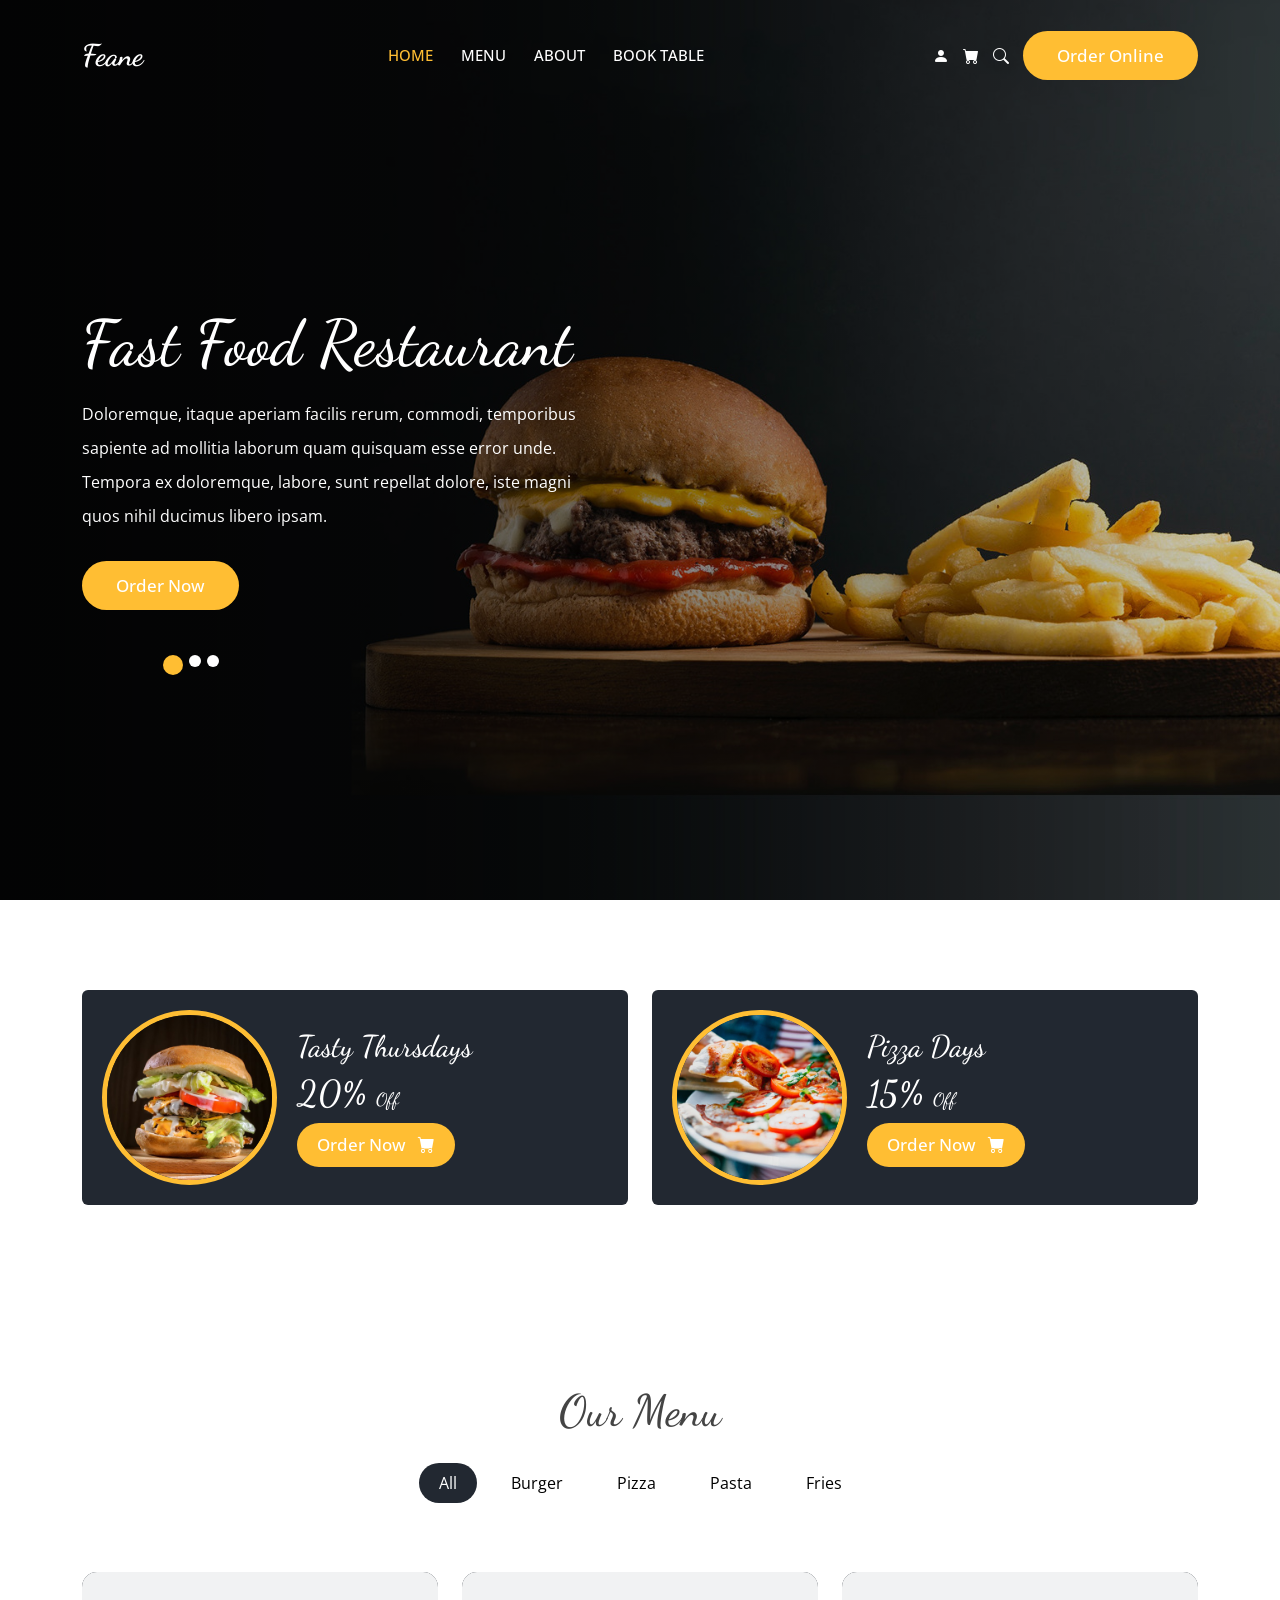
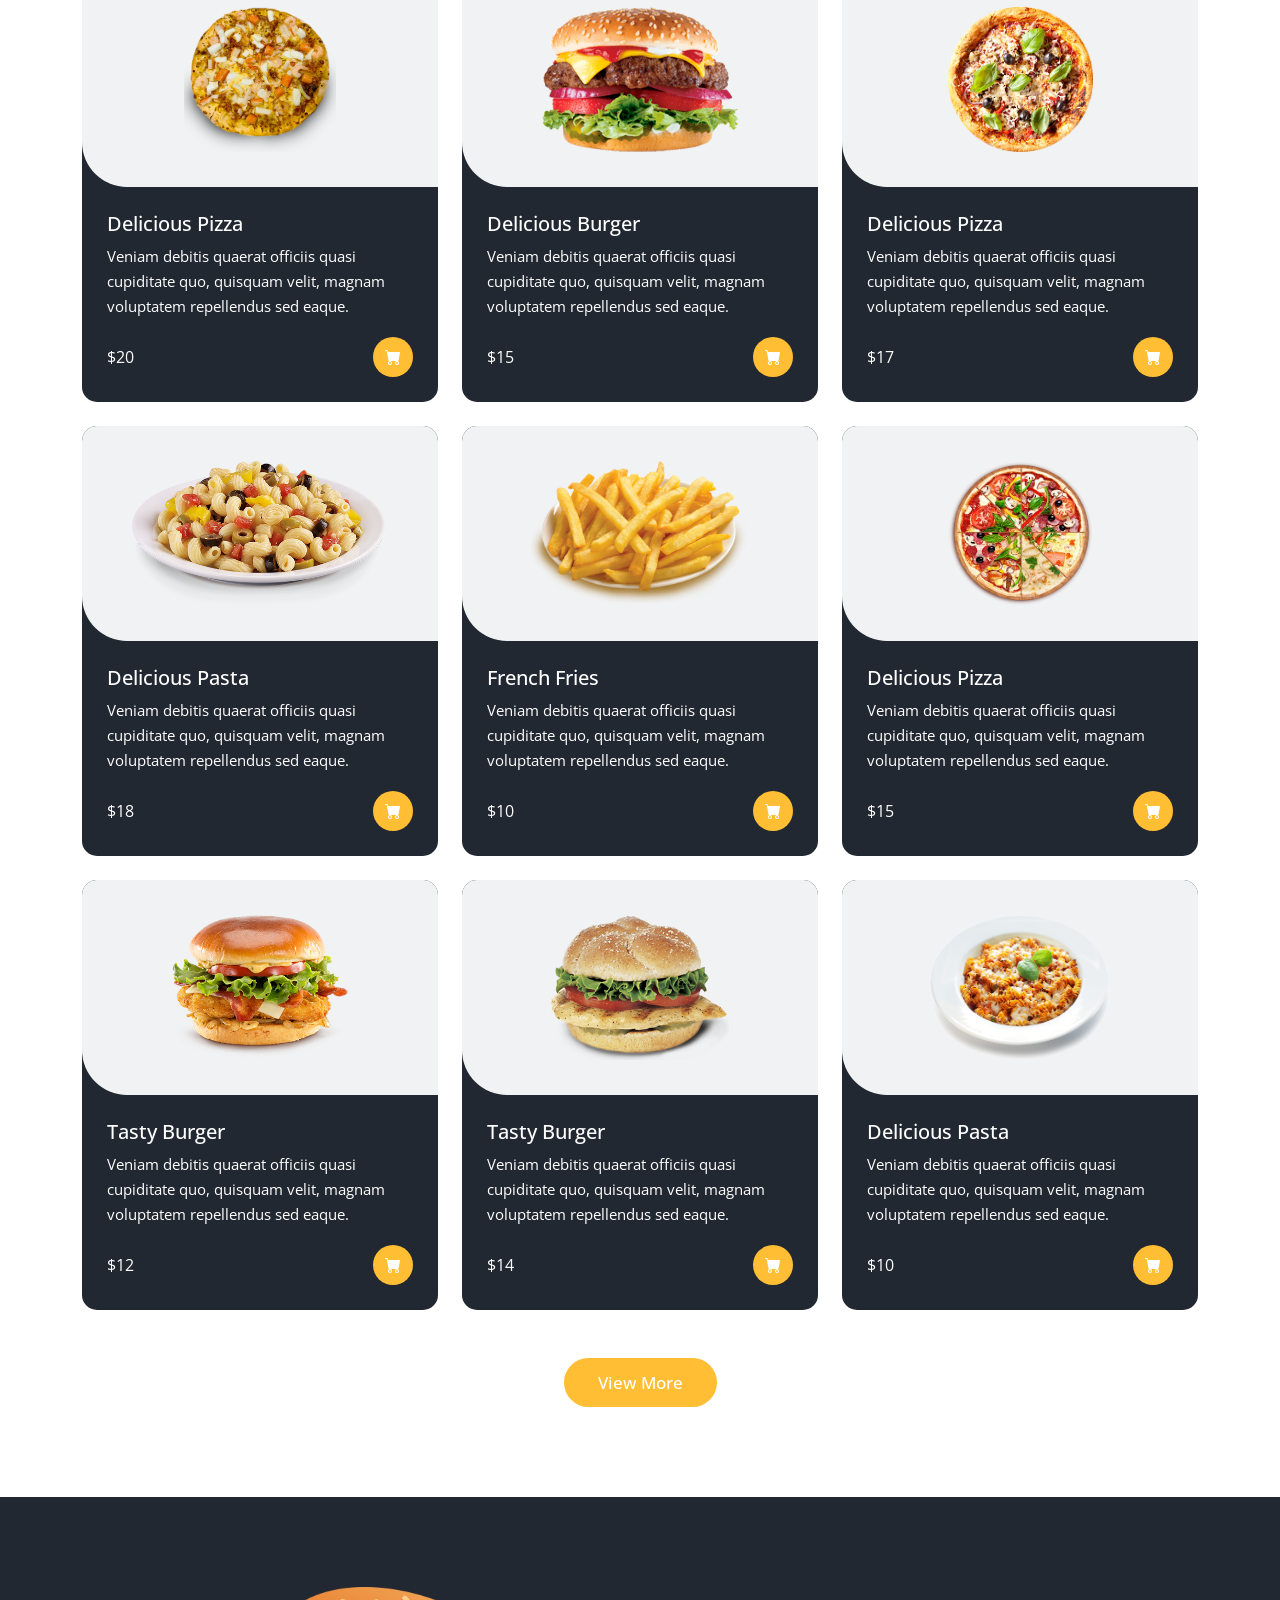
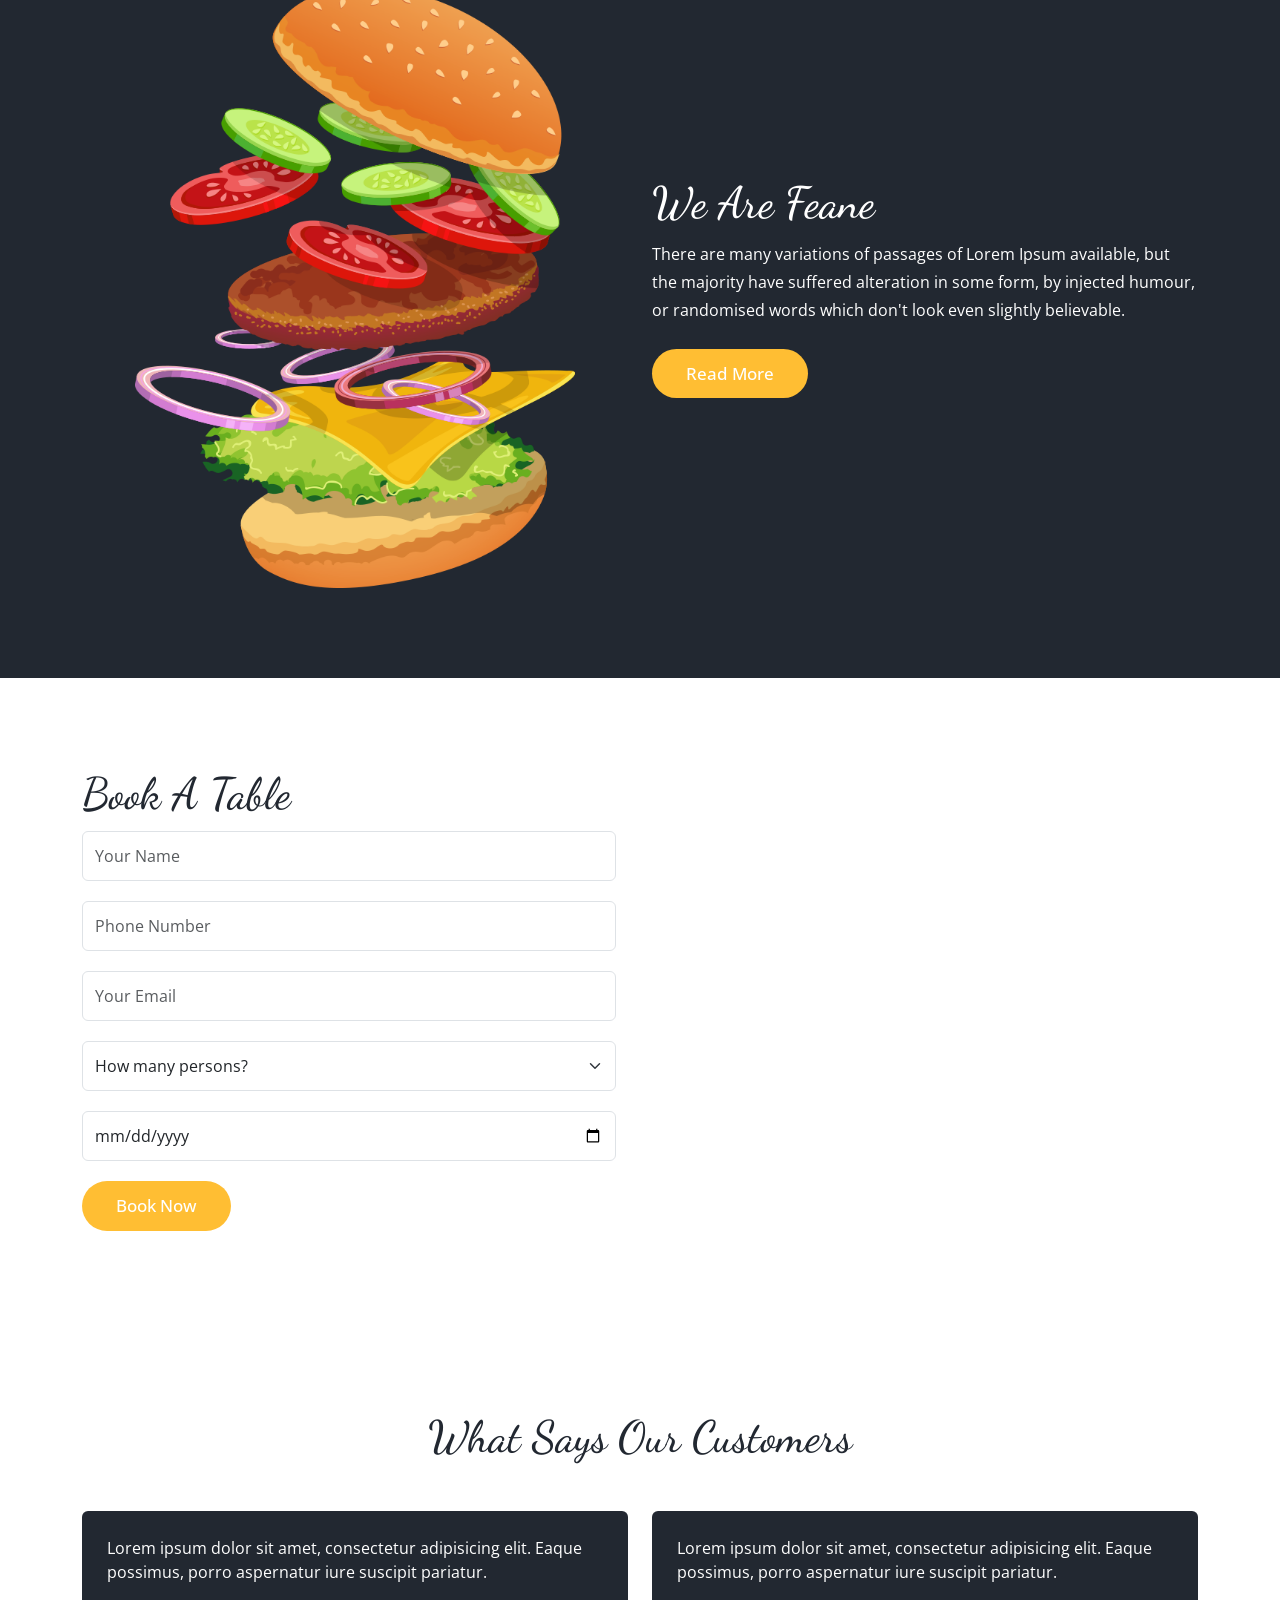
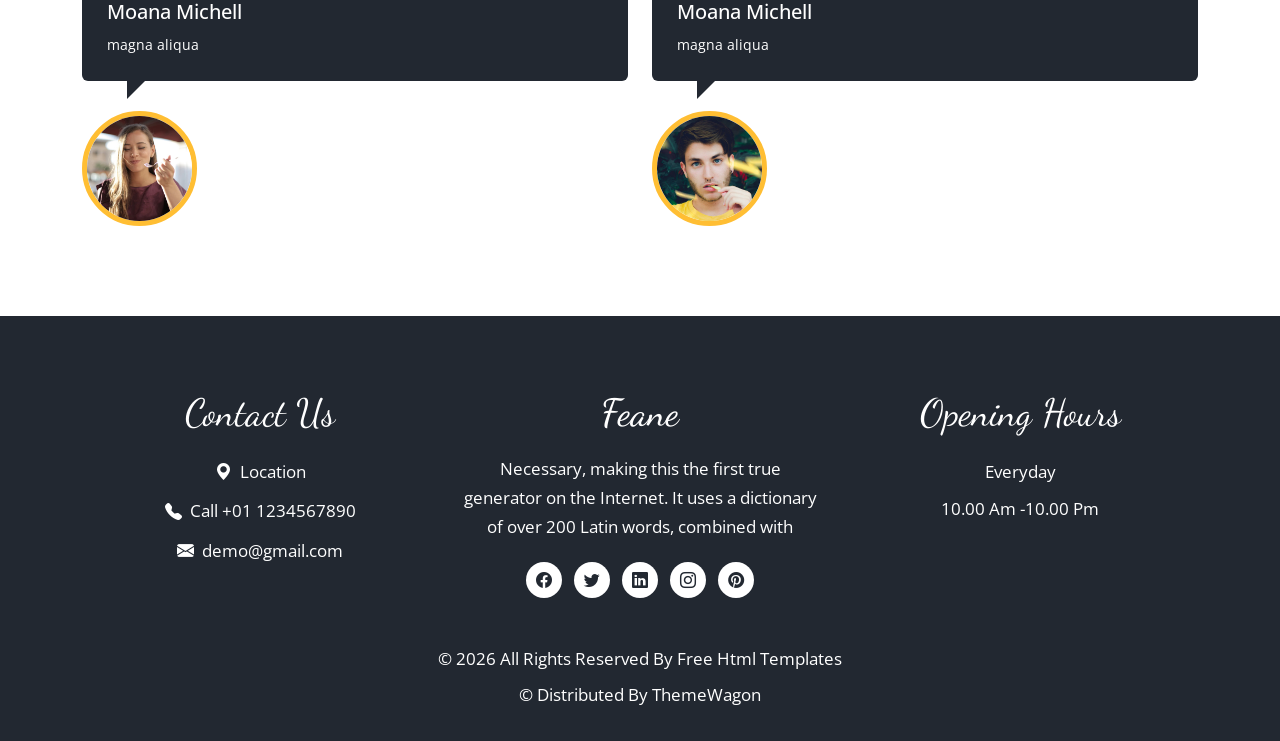
<file: pages/index.html>
<!doctype html>
<html lang="en">
  <head>
    <meta charset="UTF-8" />
    <meta name="viewport" content="width=device-width, initial-scale=1.0" />
    <title>Feane</title>
    <link rel="icon" type="image/png" href="../images/restaurant.png" />
    <link
      rel="stylesheet"
      href="https://cdn.jsdelivr.net/npm/bootstrap@5.3.3/dist/css/bootstrap.min.css"
    />
    <link
      rel="stylesheet"
      href="https://cdn.jsdelivr.net/npm/bootstrap-icons@1.11.3/font/bootstrap-icons.min.css"
    />
    <link rel="stylesheet" href="../CSS/style.css" />
  </head>
  <body>
    <header class="top-area">
      <div class="container">
        <nav class="navbar navbar-expand-lg custom-nav">
          <a class="navbar-brand logo-name" href="./index.html">Feane</a>
          <button
            class="navbar-toggler menu-btn"
            type="button"
            data-bs-toggle="collapse"
            data-bs-target="#navbarData"
          >
            <span class="navbar-toggler-icon"></span>
          </button>
          <div class="collapse navbar-collapse" id="navbarData">
            <ul class="navbar-nav mx-auto text-center">
              <li class="nav-item">
                <a class="nav-link active" href="./index.html">HOME</a>
              </li>
              <li class="nav-item">
                <a class="nav-link" href="./menu.html">MENU</a>
              </li>
              <li class="nav-item">
                <a class="nav-link" href="./about.html">ABOUT</a>
              </li>
              <li class="nav-item">
                <a class="nav-link" href="./book.html">BOOK TABLE</a>
              </li>
            </ul>
            <div class="nav-right text-center">
              <a href="#"><i class="bi bi-person-fill"></i></a>
              <a href="#"><i class="bi bi-cart-fill"></i></a>
              <a href="#"><i class="bi bi-search"></i></a>
              <a href="./menu.html" class="order-online-btn">Order Online</a>
            </div>
          </div>
        </nav>
      </div>
    </header>

    <section class="home-banner">
      <div class="container banner-content">
        <div id="mainSlider" class="carousel slide" data-bs-ride="carousel">
          <div class="carousel-inner">
            <div class="carousel-item active">
              <div class="banner-text">
                <h1>Fast Food Restaurant</h1>
                <p>
                  Doloremque, itaque aperiam facilis rerum, commodi, temporibus
                  sapiente ad mollitia laborum quam quisquam esse error unde.
                  Tempora ex doloremque, labore, sunt repellat dolore, iste
                  magni quos nihil ducimus libero ipsam.
                </p>
                <a href="./menu.html" class="yellow-btn">Order Now</a>
              </div>
            </div>
            <div class="carousel-item">
              <div class="banner-text">
                <h1>Fast Food Restaurant</h1>
                <p>
                  Doloremque, itaque aperiam facilis rerum, commodi, temporibus
                  sapiente ad mollitia laborum quam quisquam esse error unde.
                  Tempora ex doloremque, labore, sunt repellat dolore, iste
                  magni quos nihil ducimus libero ipsam.
                </p>
                <a href="./menu.html" class="yellow-btn">Order Now</a>
              </div>
            </div>
            <div class="carousel-item">
              <div class="banner-text">
                <h1>Fast Food Restaurant</h1>
                <p>
                  Doloremque, itaque aperiam facilis rerum, commodi, temporibus
                  sapiente ad mollitia laborum quam quisquam esse error unde.
                  Tempora ex doloremque, labore, sunt repellat dolore, iste
                  magni quos nihil ducimus libero ipsam.
                </p>
                <a href="./menu.html" class="yellow-btn">Order Now</a>
              </div>
            </div>
          </div>
          <div class="carousel-indicators custom-dots">
            <button
              type="button"
              data-bs-target="#mainSlider"
              data-bs-slide-to="0"
              class="active"
            ></button>
            <button
              type="button"
              data-bs-target="#mainSlider"
              data-bs-slide-to="1"
            ></button>
            <button
              type="button"
              data-bs-target="#mainSlider"
              data-bs-slide-to="2"
            ></button>
          </div>
        </div>
      </div>
    </section>

    <section class="offer-area">
      <div class="container">
        <div class="row g-4">
          <div class="col-lg-6">
            <div class="offer-box">
              <div class="offer-img">
                <img src="../images/o1.jpg" alt="offer" />
              </div>
              <div class="offer-text">
                <h4>Tasty Thursdays</h4>
                <h5>20% <span>Off</span></h5>
                <a href="./menu.html" class="yellow-btn small-btn"
                  >Order Now <i class="bi bi-cart-fill ms-2"></i
                ></a>
              </div>
            </div>
          </div>
          <div class="col-lg-6">
            <div class="offer-box">
              <div class="offer-img">
                <img src="../images/o2.jpg" alt="offer" />
              </div>
              <div class="offer-text">
                <h4>Pizza Days</h4>
                <h5>15% <span>Off</span></h5>
                <a href="./menu.html" class="yellow-btn small-btn"
                  >Order Now <i class="bi bi-cart-fill ms-2"></i
                ></a>
              </div>
            </div>
          </div>
        </div>
      </div>
    </section>

    <section class="menu-area">
      <div class="container">
        <div class="text-center">
          <h2 class="main-title">Our Menu</h2>
        </div>
        <div class="menu-buttons text-center">
          <button class="menu-filter active" data-filter="all">All</button>
          <button class="menu-filter" data-filter="burger">Burger</button>
          <button class="menu-filter" data-filter="pizza">Pizza</button>
          <button class="menu-filter" data-filter="pasta">Pasta</button>
          <button class="menu-filter" data-filter="fries">Fries</button>
        </div>
        <div class="row g-4 mt-2">
          <div class="col-md-6 col-lg-4 food-box" data-type="pizza">
            <div class="food-item">
              <div class="food-img-box">
                <img src="../images/f1.png" alt="Delicious Pizza" />
              </div>
              <div class="food-text">
                <h5>Delicious Pizza</h5>
                <p>
                  Veniam debitis quaerat officiis quasi cupiditate quo, quisquam
                  velit, magnam voluptatem repellendus sed eaque.
                </p>
                <div class="food-price-row">
                  <span>$20</span>
                  <a href="#"><i class="bi bi-cart-fill"></i></a>
                </div>
              </div>
            </div>
          </div>
          <div class="col-md-6 col-lg-4 food-box" data-type="burger">
            <div class="food-item">
              <div class="food-img-box">
                <img src="../images/f2.png" alt="Delicious Burger" />
              </div>
              <div class="food-text">
                <h5>Delicious Burger</h5>
                <p>
                  Veniam debitis quaerat officiis quasi cupiditate quo, quisquam
                  velit, magnam voluptatem repellendus sed eaque.
                </p>
                <div class="food-price-row">
                  <span>$15</span>
                  <a href="#"><i class="bi bi-cart-fill"></i></a>
                </div>
              </div>
            </div>
          </div>
          <div class="col-md-6 col-lg-4 food-box" data-type="pizza">
            <div class="food-item">
              <div class="food-img-box">
                <img src="../images/f3.png" alt="Delicious Pizza" />
              </div>
              <div class="food-text">
                <h5>Delicious Pizza</h5>
                <p>
                  Veniam debitis quaerat officiis quasi cupiditate quo, quisquam
                  velit, magnam voluptatem repellendus sed eaque.
                </p>
                <div class="food-price-row">
                  <span>$17</span>
                  <a href="#"><i class="bi bi-cart-fill"></i></a>
                </div>
              </div>
            </div>
          </div>
          <div class="col-md-6 col-lg-4 food-box" data-type="pasta">
            <div class="food-item">
              <div class="food-img-box">
                <img src="../images/f4.png" alt="Delicious Pasta" />
              </div>
              <div class="food-text">
                <h5>Delicious Pasta</h5>
                <p>
                  Veniam debitis quaerat officiis quasi cupiditate quo, quisquam
                  velit, magnam voluptatem repellendus sed eaque.
                </p>
                <div class="food-price-row">
                  <span>$18</span>
                  <a href="#"><i class="bi bi-cart-fill"></i></a>
                </div>
              </div>
            </div>
          </div>
          <div class="col-md-6 col-lg-4 food-box" data-type="fries">
            <div class="food-item">
              <div class="food-img-box">
                <img src="../images/f5.png" alt="French Fries" />
              </div>
              <div class="food-text">
                <h5>French Fries</h5>
                <p>
                  Veniam debitis quaerat officiis quasi cupiditate quo, quisquam
                  velit, magnam voluptatem repellendus sed eaque.
                </p>
                <div class="food-price-row">
                  <span>$10</span>
                  <a href="#"><i class="bi bi-cart-fill"></i></a>
                </div>
              </div>
            </div>
          </div>
          <div class="col-md-6 col-lg-4 food-box" data-type="pizza">
            <div class="food-item">
              <div class="food-img-box">
                <img src="../images/f6.png" alt="Delicious Pizza" />
              </div>
              <div class="food-text">
                <h5>Delicious Pizza</h5>
                <p>
                  Veniam debitis quaerat officiis quasi cupiditate quo, quisquam
                  velit, magnam voluptatem repellendus sed eaque.
                </p>
                <div class="food-price-row">
                  <span>$15</span>
                  <a href="#"><i class="bi bi-cart-fill"></i></a>
                </div>
              </div>
            </div>
          </div>
          <div class="col-md-6 col-lg-4 food-box" data-type="burger">
            <div class="food-item">
              <div class="food-img-box">
                <img src="../images/f7.png" alt="Tasty Burger" />
              </div>
              <div class="food-text">
                <h5>Tasty Burger</h5>
                <p>
                  Veniam debitis quaerat officiis quasi cupiditate quo, quisquam
                  velit, magnam voluptatem repellendus sed eaque.
                </p>
                <div class="food-price-row">
                  <span>$12</span>
                  <a href="#"><i class="bi bi-cart-fill"></i></a>
                </div>
              </div>
            </div>
          </div>
          <div class="col-md-6 col-lg-4 food-box" data-type="burger">
            <div class="food-item">
              <div class="food-img-box">
                <img src="../images/f8.png" alt="Tasty Burger" />
              </div>
              <div class="food-text">
                <h5>Tasty Burger</h5>
                <p>
                  Veniam debitis quaerat officiis quasi cupiditate quo, quisquam
                  velit, magnam voluptatem repellendus sed eaque.
                </p>
                <div class="food-price-row">
                  <span>$14</span>
                  <a href="#"><i class="bi bi-cart-fill"></i></a>
                </div>
              </div>
            </div>
          </div>
          <div class="col-md-6 col-lg-4 food-box" data-type="pasta">
            <div class="food-item">
              <div class="food-img-box">
                <img src="../images/f9.png" alt="Delicious Pasta" />
              </div>
              <div class="food-text">
                <h5>Delicious Pasta</h5>
                <p>
                  Veniam debitis quaerat officiis quasi cupiditate quo, quisquam
                  velit, magnam voluptatem repellendus sed eaque.
                </p>
                <div class="food-price-row">
                  <span>$10</span>
                  <a href="#"><i class="bi bi-cart-fill"></i></a>
                </div>
              </div>
            </div>
          </div>
        </div>
        <div class="text-center mt-5">
          <a href="menu.html" class="yellow-btn">View More</a>
        </div>
      </div>
    </section>

    <section class="about-area">
      <div class="container">
        <div class="row align-items-center">
          <div class="col-lg-6 text-center mb-4 mb-lg-0">
            <img
              class="about-main-img"
              src="../images/about-img.png"
              alt="about image"
            />
          </div>
          <div class="col-lg-6">
            <h2 class="main-title text-white">We Are Feane</h2>
            <p class="about-para">
              There are many variations of passages of Lorem Ipsum available,
              but the majority have suffered alteration in some form, by
              injected humour, or randomised words which don't look even
              slightly believable.
            </p>
            <a href="about.html" class="yellow-btn">Read More</a>
          </div>
        </div>
      </div>
    </section>

    <section class="booking-area">
      <div class="container">
        <div class="row align-items-center g-5">
          <div class="col-lg-6">
            <h2 class="main-title normal-color">Book A Table</h2>
            <form>
              <input
                type="text"
                class="form-control simple-input"
                placeholder="Your Name"
              />
              <input
                type="text"
                class="form-control simple-input"
                placeholder="Phone Number"
              />
              <input
                type="email"
                class="form-control simple-input"
                placeholder="Your Email"
              />
              <select class="form-select simple-input">
                <option selected>How many persons?</option>
                <option>2</option>
                <option>3</option>
                <option>4</option>
                <option>5</option>
              </select>
              <input type="date" class="form-control simple-input" />
              <button type="submit" class="yellow-btn border-0">
                Book Now
              </button>
            </form>
          </div>
          <div class="col-lg-6">
            <div class="map-frame">
              <iframe
                src="https://www.google.com/maps?q=New+York&z=12&output=embed"
                loading="lazy"
              ></iframe>
            </div>
          </div>
        </div>
      </div>
    </section>

    <section class="review-area">
      <div class="container">
        <div class="text-center">
          <h2 class="main-title normal-color">What Says Our Customers</h2>
        </div>
        <div class="row g-4 mt-4">
          <div class="col-md-6">
            <div class="review-box">
              <p>
                Lorem ipsum dolor sit amet, consectetur adipisicing elit. Eaque
                possimus, porro aspernatur iure suscipit pariatur.
              </p>
              <h5>Moana Michell</h5>
              <small>magna aliqua</small>
            </div>
            <div class="review-img">
              <img src="../images/client1.jpg" alt="client" />
            </div>
          </div>
          <div class="col-md-6">
            <div class="review-box">
              <p>
                Lorem ipsum dolor sit amet, consectetur adipisicing elit. Eaque
                possimus, porro aspernatur iure suscipit pariatur.
              </p>
              <h5>Moana Michell</h5>
              <small>magna aliqua</small>
            </div>
            <div class="review-img">
              <img src="../images/client2.jpg" alt="client" />
            </div>
          </div>
        </div>
      </div>
    </section>

    <footer class="footer-area">
      <div class="container">
        <div class="row text-center">
          <div class="col-md-4 mb-4 mb-md-0 footer-contact">
            <h4>Contact Us</h4>
            <a href="#"><i class="bi bi-geo-alt-fill me-2"></i>Location</a>
            <a href="tel:+011234567890"
              ><i class="bi bi-telephone-fill me-2"></i>Call +01 1234567890</a
            >
            <a href="mailto:demo@gmail.com"
              ><i class="bi bi-envelope-fill me-2"></i>demo@gmail.com</a
            >
          </div>

          <div class="col-md-4 mb-4 mb-md-0 text-center">
            <h3 class="footer-logo">Feane</h3>
            <p class="footer-text">
              Necessary, making this the first true generator on the Internet.
              It uses a dictionary of over 200 Latin words, combined with
            </p>
            <div class="social-icons">
              <a href="#"><i class="bi bi-facebook"></i></a>
              <a href="#"><i class="bi bi-twitter"></i></a>
              <a href="#"><i class="bi bi-linkedin"></i></a>
              <a href="#"><i class="bi bi-instagram"></i></a>
              <a href="#"><i class="bi bi-pinterest"></i></a>
            </div>
          </div>

          <div class="col-md-4 mb-4 mb-md-0 text-center">
            <h4>Opening Hours</h4>
            <p class="opening-text">Everyday</p>
            <p class="opening-text">10.00 Am -10.00 Pm</p>
          </div>
        </div>

        <div class="copyright-text text-center">
          <p class="mb-1">© 2026 All Rights Reserved By Free Html Templates</p>
          <p class="mb-0">© Distributed By ThemeWagon</p>
        </div>
      </div>
    </footer>
    <script src="https://cdn.jsdelivr.net/npm/bootstrap@5.3.3/dist/js/bootstrap.bundle.min.js"></script>
  </body>
</html>
</file>
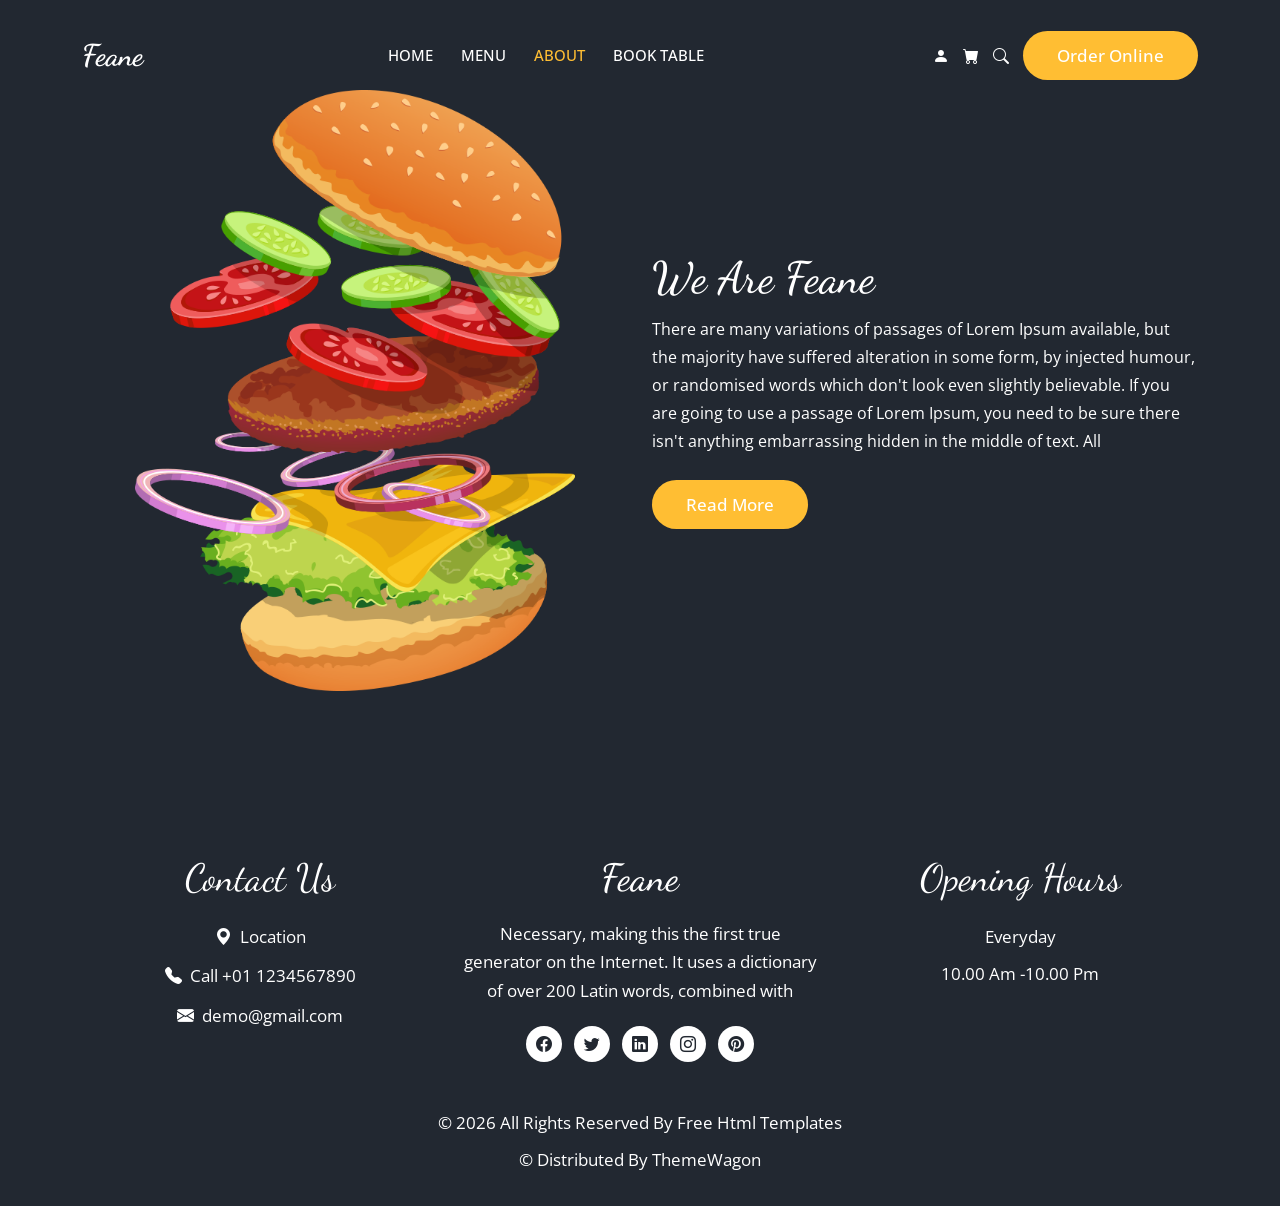
<file: pages/about.html>
<!doctype html>
<html lang="en">
  <head>
    <meta charset="UTF-8" />
    <meta name="viewport" content="width=device-width, initial-scale=1.0" />
    <title>Feane</title>
    <link rel="icon" type="image/png" href="../images/restaurant.png" />
    <link
      rel="stylesheet"
      href="https://cdn.jsdelivr.net/npm/bootstrap@5.3.3/dist/css/bootstrap.min.css"
    />
    <link
      rel="stylesheet"
      href="https://cdn.jsdelivr.net/npm/bootstrap-icons@1.11.3/font/bootstrap-icons.min.css"
    />
    <link rel="stylesheet" href="../CSS/style.css" />
  </head>
  <body>
    <header class="top-area">
      <div class="container">
        <nav class="navbar navbar-expand-lg custom-nav">
          <a class="navbar-brand logo-name" href="./index.html">Feane</a>

          <button
            class="navbar-toggler menu-btn"
            type="button"
            data-bs-toggle="collapse"
            data-bs-target="#navbarData"
            aria-controls="navbarData"
            aria-expanded="false"
            aria-label="Toggle navigation"
          >
            <span class="navbar-toggler-icon"></span>
          </button>

          <div class="collapse navbar-collapse" id="navbarData">
            <ul class="navbar-nav mx-auto text-center">
              <li class="nav-item">
                <a class="nav-link" href="./index.html">HOME</a>
              </li>
              <li class="nav-item">
                <a class="nav-link" href="./menu.html">MENU</a>
              </li>
              <li class="nav-item">
                <a class="nav-link active" href="./about.html">ABOUT</a>
              </li>
              <li class="nav-item">
                <a class="nav-link" href="./book.html">BOOK TABLE</a>
              </li>
            </ul>

            <div class="nav-right text-center">
              <a href="#"><i class="bi bi-person-fill"></i></a>
              <a href="#"><i class="bi bi-cart-fill"></i></a>
              <a href="#"><i class="bi bi-search"></i></a>
              <a href="./menu.html" class="order-online-btn">Order Online</a>
            </div>
          </div>
        </nav>
      </div>
    </header>

    <section class="about-area">
      <div class="container">
        <div class="row align-items-center">
          <div class="col-lg-6 text-center mb-4 mb-lg-0">
            <img
              class="about-main-img"
              src="../images/about-img.png"
              alt="Our Restaurant"
            />
          </div>

          <div class="col-lg-6">
            <h2 class="main-title text-white">We Are Feane</h2>
            <p class="about-para">
              There are many variations of passages of Lorem Ipsum available,
              but the majority have suffered alteration in some form, by
              injected humour, or randomised words which don't look even
              slightly believable. If you are going to use a passage of Lorem
              Ipsum, you need to be sure there isn't anything embarrassing
              hidden in the middle of text. All
            </p>
            <a href="./menu.html" class="yellow-btn">Read More</a>
          </div>
        </div>
      </div>
    </section>

    <footer class="footer-area">
      <div class="container">
        <div class="row text-center">
          <div class="col-md-4 mb-4 mb-md-0 footer-contact">
            <h4>Contact Us</h4>
            <a href="#"><i class="bi bi-geo-alt-fill me-2"></i>Location</a>
            <a href="tel:+011234567890">
              <i class="bi bi-telephone-fill me-2"></i>Call +01 1234567890
            </a>
            <a href="mailto:demo@gmail.com">
              <i class="bi bi-envelope-fill me-2"></i>demo@gmail.com
            </a>
          </div>

          <div class="col-md-4 mb-4 mb-md-0 text-center">
            <h3 class="footer-logo">Feane</h3>
            <p class="footer-text">
              Necessary, making this the first true generator on the Internet.
              It uses a dictionary of over 200 Latin words, combined with
            </p>
            <div class="social-icons">
              <a href="#"><i class="bi bi-facebook"></i></a>
              <a href="#"><i class="bi bi-twitter"></i></a>
              <a href="#"><i class="bi bi-linkedin"></i></a>
              <a href="#"><i class="bi bi-instagram"></i></a>
              <a href="#"><i class="bi bi-pinterest"></i></a>
            </div>
          </div>

          <div class="col-md-4 mb-4 mb-md-0 text-center">
            <h4>Opening Hours</h4>
            <p class="opening-text">Everyday</p>
            <p class="opening-text">10.00 Am -10.00 Pm</p>
          </div>
        </div>

        <div class="copyright-text text-center">
          <p class="mb-1">© 2026 All Rights Reserved By Free Html Templates</p>
          <p class="mb-0">© Distributed By ThemeWagon</p>
        </div>
      </div>
    </footer>

    <script src="https://cdn.jsdelivr.net/npm/bootstrap@5.3.3/dist/js/bootstrap.bundle.min.js"></script>
  </body>
</html>
</file>
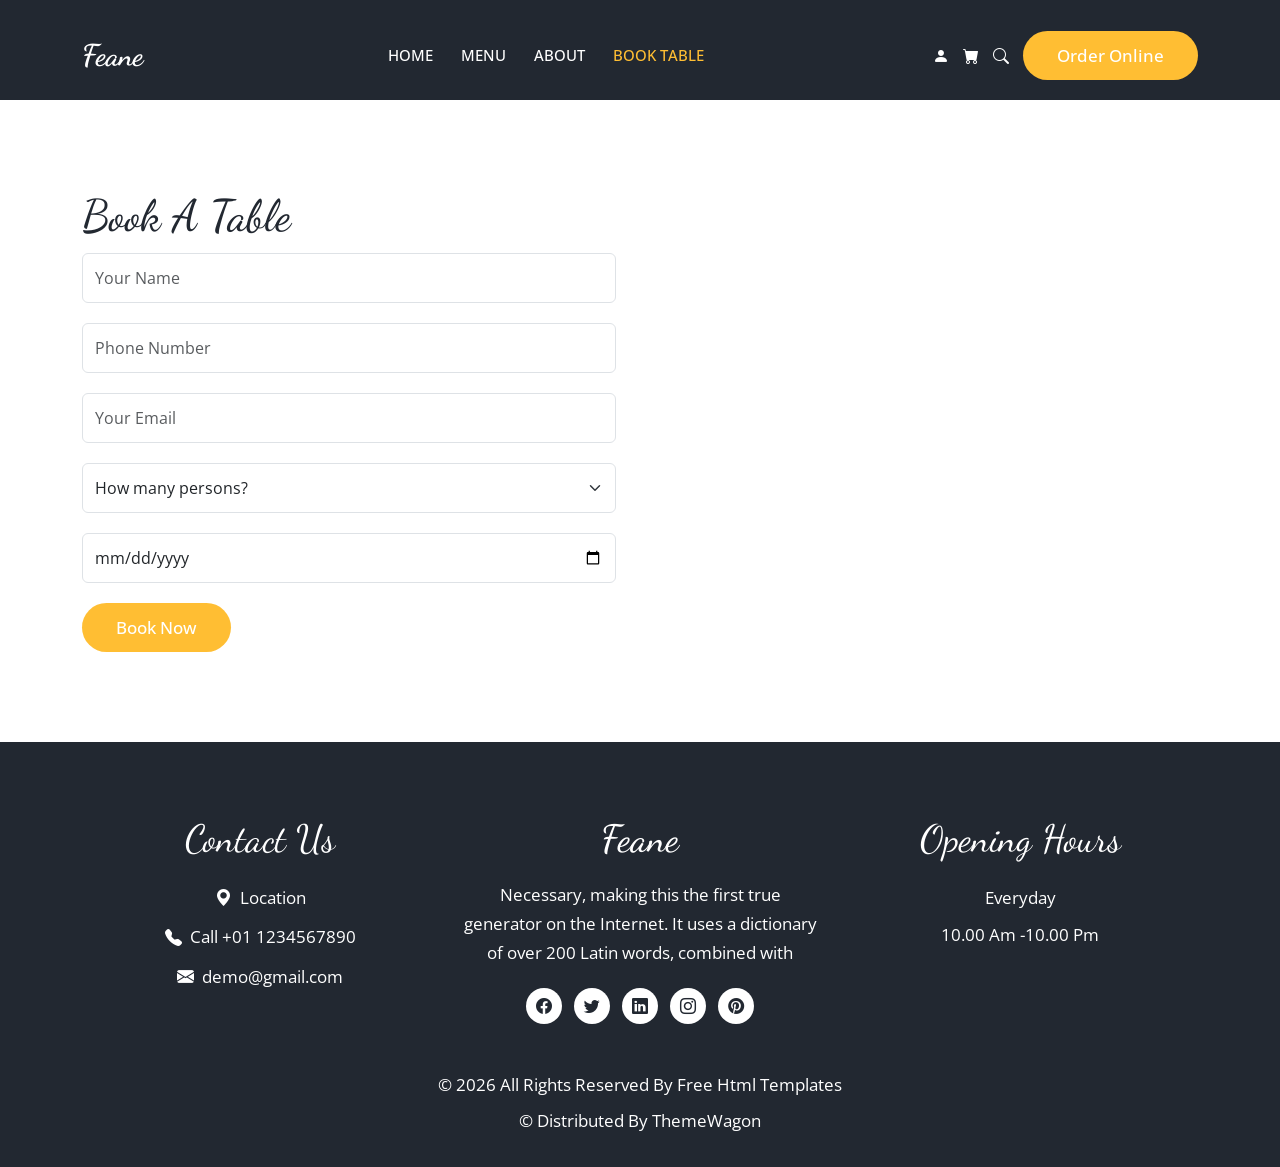
<file: pages/book.html>
<!doctype html>
<html lang="en">
  <head>
    <meta charset="UTF-8" />
    <meta name="viewport" content="width=device-width, initial-scale=1.0" />
    <title>Feane</title>
    <link rel="icon" type="image/png" href="../images/restaurant.png" />
    <link
      rel="stylesheet"
      href="https://cdn.jsdelivr.net/npm/bootstrap@5.3.3/dist/css/bootstrap.min.css"
    />
    <link
      rel="stylesheet"
      href="https://cdn.jsdelivr.net/npm/bootstrap-icons@1.11.3/font/bootstrap-icons.min.css"
    />
    <link rel="stylesheet" href="../CSS/style.css" />
  </head>
  <body>
    <header class="top-area">
      <div class="container">
        <nav class="navbar navbar-expand-lg custom-nav">
          <a class="navbar-brand logo-name" href="../pages/index.html">Feane</a>
          <button
            class="navbar-toggler menu-btn"
            type="button"
            data-bs-toggle="collapse"
            data-bs-target="#navbarData"
          >
            <span class="navbar-toggler-icon"></span>
          </button>
          <div class="collapse navbar-collapse" id="navbarData">
            <ul class="navbar-nav mx-auto text-center">
              <li class="nav-item">
                <a class="nav-link" href="../pages/index.html">HOME</a>
              </li>
              <li class="nav-item">
                <a class="nav-link" href="../pages/menu.html">MENU</a>
              </li>
              <li class="nav-item">
                <a class="nav-link" href="../pages/about.html">ABOUT</a>
              </li>
              <li class="nav-item">
                <a class="nav-link active" href="../pages/book.html"
                  >BOOK TABLE</a
                >
              </li>
            </ul>
            <div class="nav-right text-center">
              <a href="#"><i class="bi bi-person-fill"></i></a>
              <a href="#"><i class="bi bi-cart-fill"></i></a>
              <a href="#"><i class="bi bi-search"></i></a>
              <a href="../pages/menu.html" class="order-online-btn"
                >Order Online</a
              >
            </div>
          </div>
        </nav>
      </div>
    </header>
    <section class="inner-banner"></section>
    <section class="booking-area only-book-page">
      <div class="container">
        <div class="row align-items-center g-5">
          <div class="col-lg-6">
            <h2 class="main-title normal-color">Book A Table</h2>
            <form>
              <input
                type="text"
                class="form-control simple-input"
                placeholder="Your Name"
              />
              <input
                type="text"
                class="form-control simple-input"
                placeholder="Phone Number"
              />
              <input
                type="email"
                class="form-control simple-input"
                placeholder="Your Email"
              />
              <select class="form-select simple-input">
                <option selected>How many persons?</option>
                <option>2</option>
                <option>3</option>
                <option>4</option>
                <option>5</option>
              </select>
              <input type="date" class="form-control simple-input" />
              <button type="submit" class="yellow-btn border-0">
                Book Now
              </button>
            </form>
          </div>
          <div class="col-lg-6">
            <div class="map-frame">
              <iframe
                src="https://www.google.com/maps?q=New+York&z=12&output=embed"
                loading="lazy"
              ></iframe>
            </div>
          </div>
        </div>
      </div>
    </section>
    <footer class="footer-area">
      <div class="container">
        <div class="row text-center">
          <div class="col-md-4 mb-4 mb-md-0 footer-contact">
            <h4>Contact Us</h4>
            <a href="#"><i class="bi bi-geo-alt-fill me-2"></i>Location</a>
            <a href="tel:+011234567890"
              ><i class="bi bi-telephone-fill me-2"></i>Call +01 1234567890</a
            >
            <a href="mailto:demo@gmail.com"
              ><i class="bi bi-envelope-fill me-2"></i>demo@gmail.com</a
            >
          </div>

          <div class="col-md-4 mb-4 mb-md-0 text-center">
            <h3 class="footer-logo">Feane</h3>
            <p class="footer-text">
              Necessary, making this the first true generator on the Internet.
              It uses a dictionary of over 200 Latin words, combined with
            </p>
            <div class="social-icons">
              <a href="#"><i class="bi bi-facebook"></i></a>
              <a href="#"><i class="bi bi-twitter"></i></a>
              <a href="#"><i class="bi bi-linkedin"></i></a>
              <a href="#"><i class="bi bi-instagram"></i></a>
              <a href="#"><i class="bi bi-pinterest"></i></a>
            </div>
          </div>

          <div class="col-md-4 mb-4 mb-md-0 text-center">
            <h4>Opening Hours</h4>
            <p class="opening-text">Everyday</p>
            <p class="opening-text">10.00 Am -10.00 Pm</p>
          </div>
        </div>

        <div class="copyright-text text-center">
          <p class="mb-1">© 2026 All Rights Reserved By Free Html Templates</p>
          <p class="mb-0">© Distributed By ThemeWagon</p>
        </div>
      </div>
    </footer>
    <script src="https://cdn.jsdelivr.net/npm/bootstrap@5.3.3/dist/js/bootstrap.bundle.min.js"></script>
  </body>
</html>
</file>
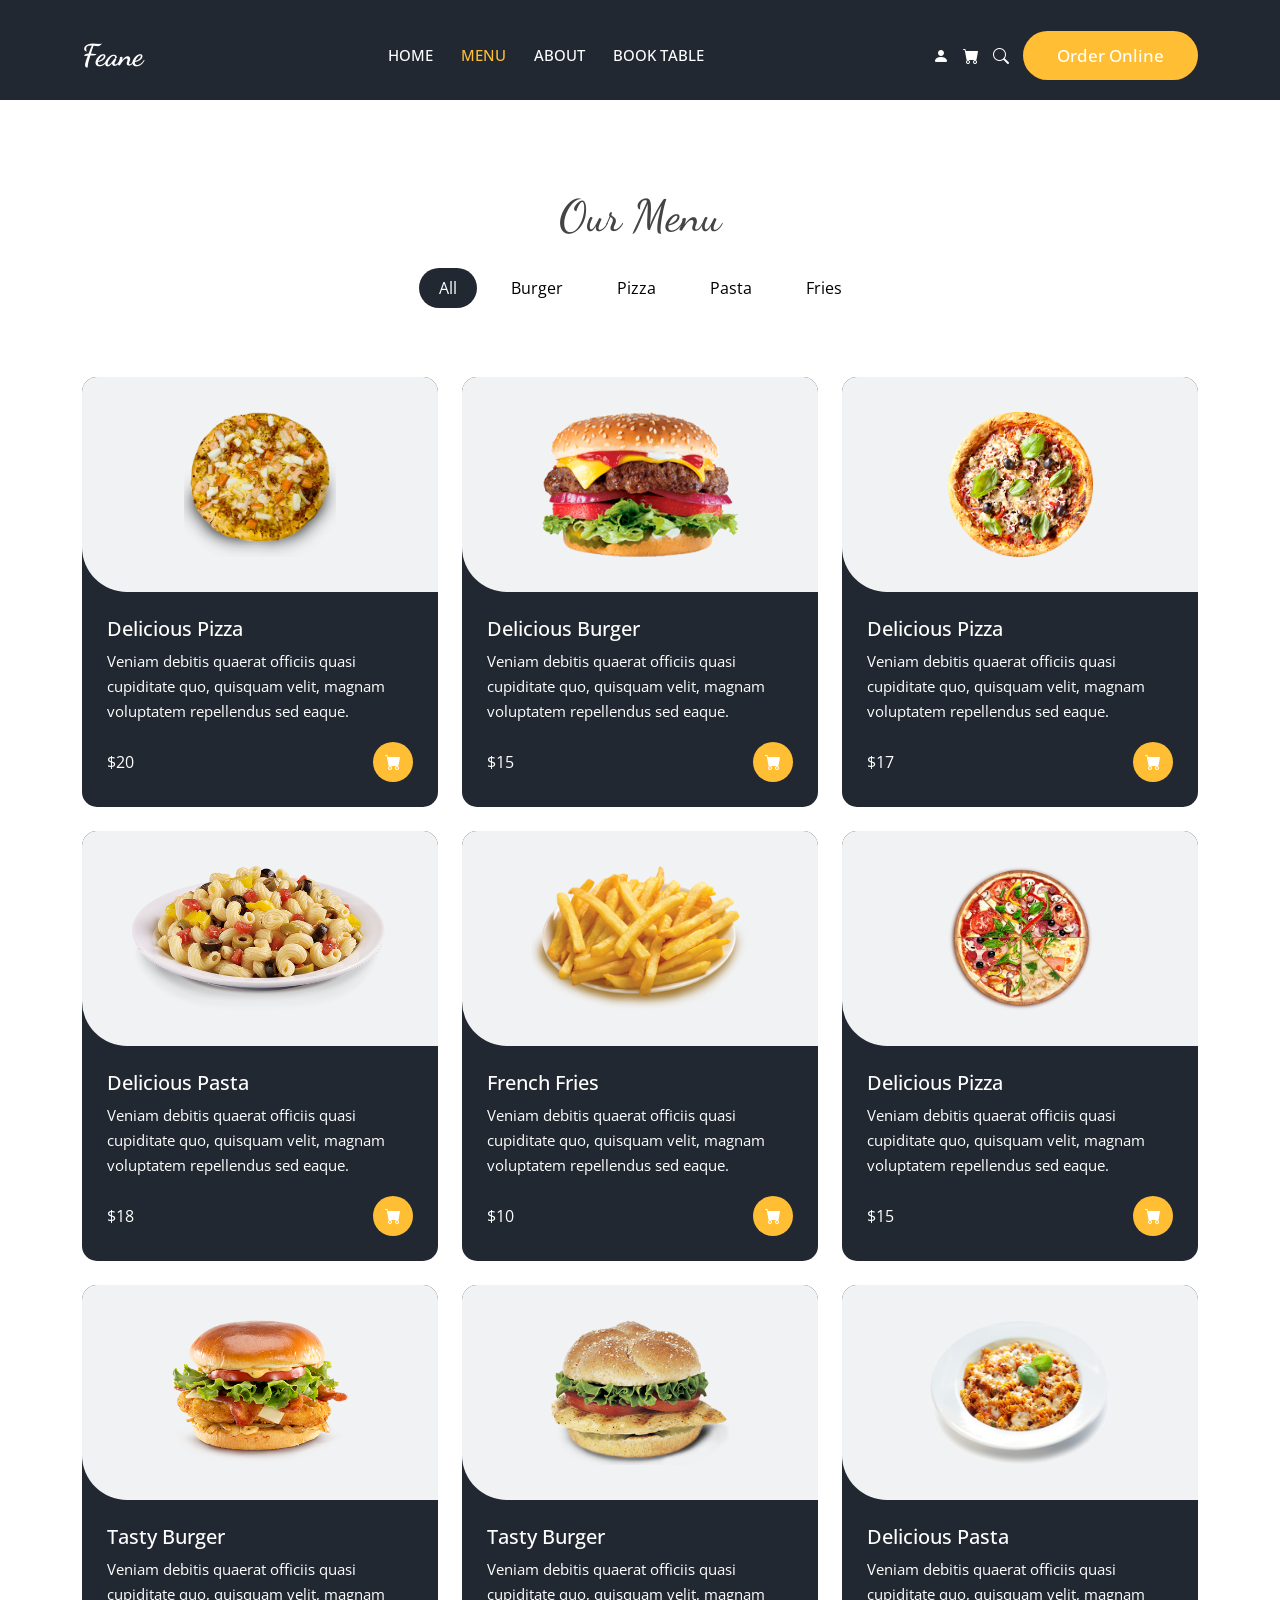
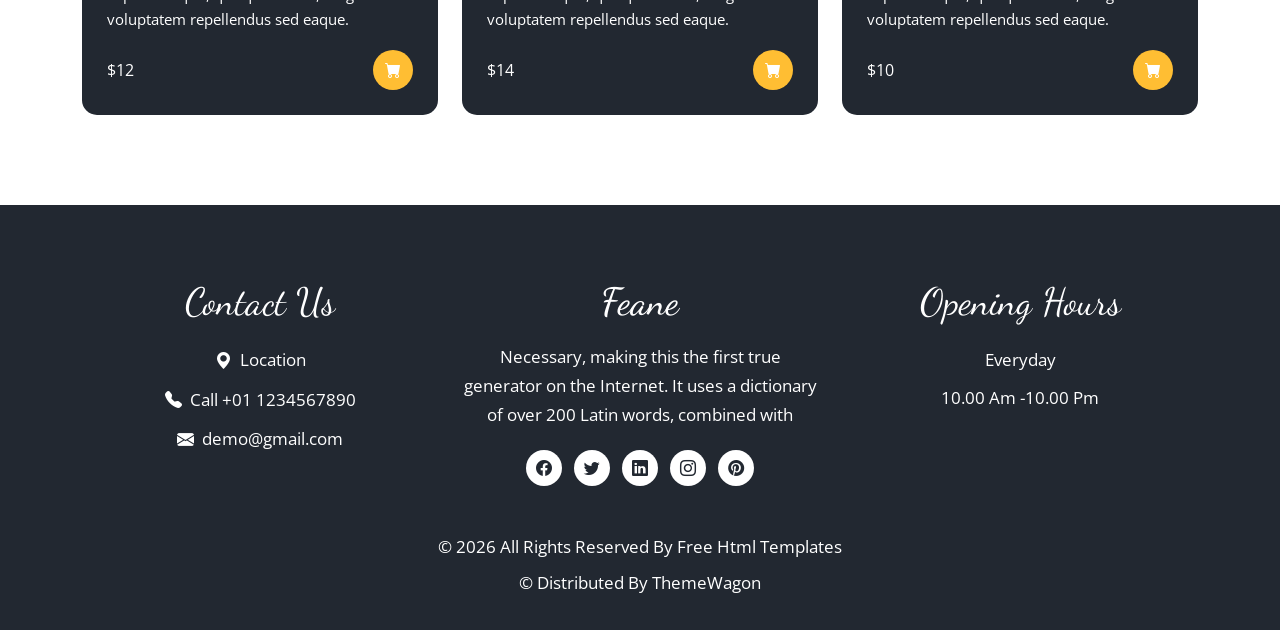
<file: pages/menu.html>
<!doctype html>
<html lang="en">
  <head>
    <meta charset="UTF-8" />
    <meta name="viewport" content="width=device-width, initial-scale=1.0" />
    <title>Feane</title>
    <link rel="icon" type="image/png" href="../images/restaurant.png" />
    <link
      rel="stylesheet"
      href="https://cdn.jsdelivr.net/npm/bootstrap@5.3.3/dist/css/bootstrap.min.css"
    />
    <link
      rel="stylesheet"
      href="https://cdn.jsdelivr.net/npm/bootstrap-icons@1.11.3/font/bootstrap-icons.min.css"
    />
    <link rel="stylesheet" href="../CSS/style.css" />
  </head>
  <body>
    <header class="top-area">
      <div class="container">
        <nav class="navbar navbar-expand-lg custom-nav">
          <a class="navbar-brand logo-name" href="./index.html">Feane</a>
          <button
            class="navbar-toggler menu-btn"
            type="button"
            data-bs-toggle="collapse"
            data-bs-target="#navbarData"
          >
            <span class="navbar-toggler-icon"></span>
          </button>
          <div class="collapse navbar-collapse" id="navbarData">
            <ul class="navbar-nav mx-auto text-center">
              <li class="nav-item">
                <a class="nav-link" href="./index.html">HOME</a>
              </li>
              <li class="nav-item">
                <a class="nav-link active" href="./menu.html">MENU</a>
              </li>
              <li class="nav-item">
                <a class="nav-link" href="./about.html">ABOUT</a>
              </li>
              <li class="nav-item">
                <a class="nav-link" href="./book.html">BOOK TABLE</a>
              </li>
            </ul>
            <div class="nav-right text-center">
              <a href="#"><i class="bi bi-person-fill"></i></a>
              <a href="#"><i class="bi bi-cart-fill"></i></a>
              <a href="#"><i class="bi bi-search"></i></a>
              <a href="./menu.html" class="order-online-btn">Order Online</a>
            </div>
          </div>
        </nav>
      </div>
    </header>
    <section class="inner-banner"></section>
    <section class="menu-area only-menu-page">
      <div class="container">
        <div class="text-center"><h2 class="main-title">Our Menu</h2></div>
        <div class="menu-buttons text-center">
          <button class="menu-filter active" data-filter="all">All</button>
          <button class="menu-filter" data-filter="burger">Burger</button>
          <button class="menu-filter" data-filter="pizza">Pizza</button>
          <button class="menu-filter" data-filter="pasta">Pasta</button>
          <button class="menu-filter" data-filter="fries">Fries</button>
        </div>
        <div class="row g-4 mt-2">
          <div class="col-md-6 col-lg-4 food-box" data-type="pizza">
            <div class="food-item">
              <div class="food-img-box">
                <img src="../images/f1.png" alt="Delicious Pizza" />
              </div>
              <div class="food-text">
                <h5>Delicious Pizza</h5>
                <p>
                  Veniam debitis quaerat officiis quasi cupiditate quo, quisquam
                  velit, magnam voluptatem repellendus sed eaque.
                </p>
                <div class="food-price-row">
                  <span>$20</span>
                  <a href="#"><i class="bi bi-cart-fill"></i></a>
                </div>
              </div>
            </div>
          </div>
          <div class="col-md-6 col-lg-4 food-box" data-type="burger">
            <div class="food-item">
              <div class="food-img-box">
                <img src="../images/f2.png" alt="Delicious Burger" />
              </div>
              <div class="food-text">
                <h5>Delicious Burger</h5>
                <p>
                  Veniam debitis quaerat officiis quasi cupiditate quo, quisquam
                  velit, magnam voluptatem repellendus sed eaque.
                </p>
                <div class="food-price-row">
                  <span>$15</span>
                  <a href="#"><i class="bi bi-cart-fill"></i></a>
                </div>
              </div>
            </div>
          </div>
          <div class="col-md-6 col-lg-4 food-box" data-type="pizza">
            <div class="food-item">
              <div class="food-img-box">
                <img src="../images/f3.png" alt="Delicious Pizza" />
              </div>
              <div class="food-text">
                <h5>Delicious Pizza</h5>
                <p>
                  Veniam debitis quaerat officiis quasi cupiditate quo, quisquam
                  velit, magnam voluptatem repellendus sed eaque.
                </p>
                <div class="food-price-row">
                  <span>$17</span>
                  <a href="#"><i class="bi bi-cart-fill"></i></a>
                </div>
              </div>
            </div>
          </div>
          <div class="col-md-6 col-lg-4 food-box" data-type="pasta">
            <div class="food-item">
              <div class="food-img-box">
                <img src="../images/f4.png" alt="Delicious Pasta" />
              </div>
              <div class="food-text">
                <h5>Delicious Pasta</h5>
                <p>
                  Veniam debitis quaerat officiis quasi cupiditate quo, quisquam
                  velit, magnam voluptatem repellendus sed eaque.
                </p>
                <div class="food-price-row">
                  <span>$18</span>
                  <a href="#"><i class="bi bi-cart-fill"></i></a>
                </div>
              </div>
            </div>
          </div>
          <div class="col-md-6 col-lg-4 food-box" data-type="fries">
            <div class="food-item">
              <div class="food-img-box">
                <img src="../images/f5.png" alt="French Fries" />
              </div>
              <div class="food-text">
                <h5>French Fries</h5>
                <p>
                  Veniam debitis quaerat officiis quasi cupiditate quo, quisquam
                  velit, magnam voluptatem repellendus sed eaque.
                </p>
                <div class="food-price-row">
                  <span>$10</span>
                  <a href="#"><i class="bi bi-cart-fill"></i></a>
                </div>
              </div>
            </div>
          </div>
          <div class="col-md-6 col-lg-4 food-box" data-type="pizza">
            <div class="food-item">
              <div class="food-img-box">
                <img src="../images/f6.png" alt="Delicious Pizza" />
              </div>
              <div class="food-text">
                <h5>Delicious Pizza</h5>
                <p>
                  Veniam debitis quaerat officiis quasi cupiditate quo, quisquam
                  velit, magnam voluptatem repellendus sed eaque.
                </p>
                <div class="food-price-row">
                  <span>$15</span>
                  <a href="#"><i class="bi bi-cart-fill"></i></a>
                </div>
              </div>
            </div>
          </div>
          <div class="col-md-6 col-lg-4 food-box" data-type="burger">
            <div class="food-item">
              <div class="food-img-box">
                <img src="../images/f7.png" alt="Tasty Burger" />
              </div>
              <div class="food-text">
                <h5>Tasty Burger</h5>
                <p>
                  Veniam debitis quaerat officiis quasi cupiditate quo, quisquam
                  velit, magnam voluptatem repellendus sed eaque.
                </p>
                <div class="food-price-row">
                  <span>$12</span>
                  <a href="#"><i class="bi bi-cart-fill"></i></a>
                </div>
              </div>
            </div>
          </div>
          <div class="col-md-6 col-lg-4 food-box" data-type="burger">
            <div class="food-item">
              <div class="food-img-box">
                <img src="../images/f8.png" alt="Tasty Burger" />
              </div>
              <div class="food-text">
                <h5>Tasty Burger</h5>
                <p>
                  Veniam debitis quaerat officiis quasi cupiditate quo, quisquam
                  velit, magnam voluptatem repellendus sed eaque.
                </p>
                <div class="food-price-row">
                  <span>$14</span>
                  <a href="#"><i class="bi bi-cart-fill"></i></a>
                </div>
              </div>
            </div>
          </div>
          <div class="col-md-6 col-lg-4 food-box" data-type="pasta">
            <div class="food-item">
              <div class="food-img-box">
                <img src="../images/f9.png" alt="Delicious Pasta" />
              </div>
              <div class="food-text">
                <h5>Delicious Pasta</h5>
                <p>
                  Veniam debitis quaerat officiis quasi cupiditate quo, quisquam
                  velit, magnam voluptatem repellendus sed eaque.
                </p>
                <div class="food-price-row">
                  <span>$10</span>
                  <a href="#"><i class="bi bi-cart-fill"></i></a>
                </div>
              </div>
            </div>
          </div>
        </div>
      </div>
    </section>
    <footer class="footer-area">
      <div class="container">
        <div class="row text-center">
          <div class="col-md-4 mb-4 mb-md-0 footer-contact">
            <h4>Contact Us</h4>
            <a href="#"><i class="bi bi-geo-alt-fill me-2"></i>Location</a>
            <a href="tel:+011234567890"
              ><i class="bi bi-telephone-fill me-2"></i>Call +01 1234567890</a
            >
            <a href="mailto:demo@gmail.com"
              ><i class="bi bi-envelope-fill me-2"></i>demo@gmail.com</a
            >
          </div>

          <div class="col-md-4 mb-4 mb-md-0 text-center">
            <h3 class="footer-logo">Feane</h3>
            <p class="footer-text">
              Necessary, making this the first true generator on the Internet.
              It uses a dictionary of over 200 Latin words, combined with
            </p>
            <div class="social-icons">
              <a href="#"><i class="bi bi-facebook"></i></a>
              <a href="#"><i class="bi bi-twitter"></i></a>
              <a href="#"><i class="bi bi-linkedin"></i></a>
              <a href="#"><i class="bi bi-instagram"></i></a>
              <a href="#"><i class="bi bi-pinterest"></i></a>
            </div>
          </div>

          <div class="col-md-4 mb-4 mb-md-0 text-center">
            <h4>Opening Hours</h4>
            <p class="opening-text">Everyday</p>
            <p class="opening-text">10.00 Am -10.00 Pm</p>
          </div>
        </div>

        <div class="copyright-text text-center">
          <p class="mb-1">© 2026 All Rights Reserved By Free Html Templates</p>
          <p class="mb-0">© Distributed By ThemeWagon</p>
        </div>
      </div>
    </footer>
    <script src="https://cdn.jsdelivr.net/npm/bootstrap@5.3.3/dist/js/bootstrap.bundle.min.js"></script>
  </body>
</html>
</file>
<file: CSS/style.css>
@import url("https://fonts.googleapis.com/css2?family=Dancing+Script:wght@700&family=Open+Sans:wght@400;600;700&display=swap");

body {
  margin: 0;
  font-family: "Open Sans", sans-serif;
  color: #444;
}

a {
  text-decoration: none;
}

img {
  max-width: 100%;
  display: block;
}

.top-area {
  position: absolute;
  top: 0;
  left: 0;
  width: 100%;
  z-index: 10;
}

.custom-nav {
  padding-top: 28px;
}

.logo-name,
.footer-logo,
.main-title,
.banner-text h1,
.inner-banner-text h1 {
  font-family: "Dancing Script", cursive;
}

.logo-name {
  color: white;
  font-size: 30px;
  font-weight: 700;
}

.logo-name:hover {
  color: white;
}

.nav-link {
  color: white;
  margin: 0 14px;
  font-size: 15px;
  font-weight: 500;
  padding: 0 !important;
}

.nav-link.active,
.nav-link:hover {
  color: #ffbe33 !important;
}

.menu-btn {
  border: 0;
}

.menu-btn:focus {
  box-shadow: none;
}

.menu-btn .navbar-toggler-icon {
  filter: brightness(0) invert(1);
}

.nav-right {
  display: flex;
  align-items: center;
  gap: 14px;
}

.nav-right a {
  color: white;
}

.order-online-btn,
.yellow-btn {
  display: inline-block;
  background-color: #ffbe33;
  color: white;
  padding: 12px 34px;
  border-radius: 30px;
  font-size: 17px;
  font-weight: 500;
}

.order-online-btn:hover,
.yellow-btn:hover {
  background-color: #e5a51e;
  color: white;
}

.small-btn {
  padding: 9px 20px;
}

.home-banner
{
  background-image:
    linear-gradient(to right, rgba(0, 0, 0, 0.78), rgba(0, 0, 0, 0.18)),
    url("../images/hero-bg.jpg");
  background-size: cover;
  background-position: center center;
  background-repeat: no-repeat;
}
.inner-banner {
  min-height: 100px;
  background: #222831; 
}

.home-banner {
  min-height: 100vh;
}

.banner-content {
  min-height: 100vh;
  display: flex;
  align-items: center;
  padding-top: 60px;
}

.banner-text {
  max-width: 520px;
  color: white;
  padding-top: 40px;
}

.banner-text h1 {
  font-size: 64px;
  color: white;
  margin-bottom: 18px;
  line-height: 1.1;
}

.banner-text p {
  font-size: 16px;
  line-height: 34px;
  margin-bottom: 28px;
  color: #ffffff;
}

.custom-dots {
  position: static;
  justify-content: flex-start;
  margin-top: 45px;
}

.custom-dots button {
  width: 12px !important;
  height: 12px !important;
  border-radius: 50%;
  background-color: white !important;
  opacity: 1 !important;
  border: 0 !important;
}

.custom-dots .active {
  width: 20px !important;
  height: 20px !important;
  background-color: #ffbe33 !important;
}

.offer-area,
.menu-area,
.booking-area,
.review-area {
  padding: 90px 0;
}

.offer-box {
  background: #222831;
  border-radius: 6px;
  padding: 20px;
  display: flex;
  align-items: center;
  color: white;
}

.offer-img {
  width: 175px;
  height: 175px;
  min-width: 175px;
  border-radius: 50%;
  overflow: hidden;
  border: 5px solid #ffbe33;
}

.offer-img img {
  width: 100%;
  height: 100%;
  object-fit: cover;
}

.offer-text {
  margin-left: 20px;
}

.offer-text h4,
.offer-text h5 {
  color: white;
  font-family: "Dancing Script", cursive;
}

.offer-text h4 {
  font-size: 30px;
}

.offer-text h5 {
  font-size: 36px;
}

.offer-text span {
  font-size: 18px;
}

.main-title {
  font-size: 44px;
  margin-bottom: 10px;
}

.normal-color {
  color: #222831;
}

.menu-buttons {
  margin: 25px 0 35px;
}

.menu-filter {
  border: 0;
  background: transparent;
  padding: 8px 20px;
  border-radius: 25px;
  margin: 0 5px 10px;
}

.menu-filter.active {
  background: #222831;
  color: white;
}

.food-item {
  background: #222831;
  border-radius: 15px;
  overflow: hidden;
  height: 100%;
}

.food-img-box {
  background: #f1f2f3;
  min-height: 215px;
  display: flex;
  align-items: center;
  justify-content: center;
  border-bottom-left-radius: 45px;
  padding: 25px;
}

.food-img-box img {
  max-height: 145px;
}

.food-text {
  padding: 25px;
  color: white;
}

.food-text h5 {
  color: white;
}

.food-text p {
  font-size: 15px;
  line-height: 25px;
}

.food-price-row {
  display: flex;
  align-items: center;
  justify-content: space-between;
  margin-top: 18px;
}

.food-price-row a {
  width: 40px;
  height: 40px;
  border-radius: 50%;
  background: #ffbe33;
  color: white;
  display: inline-flex;
  align-items: center;
  justify-content: center;
}

.hide-card {
  display: none;
}

.about-area {
  background: #222831;
  padding: 90px 0;
}

.about-main-img {
  max-width: 440px;
  margin: 0 auto;
}

.about-para {
  color: white;
  line-height: 28px;
  margin-bottom: 25px;
}

.simple-input {
  height: 50px;
  margin-bottom: 20px;
}

.map-frame {
  height: 345px;
  border-radius: 10px;
  overflow: hidden;
}

.map-frame iframe {
  width: 100%;
  height: 100%;
  border: 0;
}

.review-box {
  background: #222831;
  color: white;
  padding: 25px;
  border-radius: 6px;
  position: relative;
}

.review-box h5,
.review-box small {
  color: white;
}

.review-box::after {
  content: "";
  position: absolute;
  left: 45px;
  bottom: -18px;
  border-width: 18px 18px 0 0;
  border-style: solid;
  border-color: #222831 transparent transparent transparent;
}

.review-img {
  width: 115px;
  height: 115px;
  margin-top: 30px;
  border-radius: 50%;
  overflow: hidden;
  border: 5px solid #ffbe33;
}

/* .inner-banner {
  min-height: 330px;
} */

.inner-banner-text {
  min-height: 330px;
  display: flex;
  align-items: center;
  justify-content: center;
}

.inner-banner-text h1 {
  color: white;
  font-size: 54px;
}

.footer-area {
  background: #222831;
  color: white;
  padding: 75px 0 30px;
  text-align: center;
}

.footer-area h4 {
  color: white;
  font-size: 38px;
  font-weight: 400;
  margin-bottom: 22px;
  font-family: "Dancing Script", cursive;
}

.footer-logo {
  color: white;
  font-size: 38px;
  font-family: "Dancing Script", cursive;
  margin-bottom: 18px;
}

.footer-contact a {
  display: block;
  color: white;
  font-size: 17px;
  margin-bottom: 14px;
}

.footer-contact a:hover {
  color: #ffbe33;
}

.footer-text {
  max-width: 420px;
  margin: 0 auto 20px;
  line-height: 1.7;
  font-size: 17px;
  color: white;
}

.opening-text {
  color: white;
  font-size: 17px;
  margin-bottom: 12px;
}

.social-icons {
  margin-top: 12px;
}

.social-icons a {
  width: 36px;
  height: 36px;
  background: white;
  color: #222831;
  border-radius: 50%;
  display: inline-flex;
  align-items: center;
  justify-content: center;
  margin: 0 4px;
  font-size: 16px;
}

.copyright-text {
  margin-top: 45px;
  color: white;
  font-size: 17px;
  line-height: 1.9;
}
@media (max-width: 991px) {
  .custom-nav {
    background: #222831;
    padding: 15px;
  }

  .nav-right {
    flex-direction: column;
    padding-top: 10px;
  }

  .banner-text h1 {
    font-size: 44px;
  }

  .offer-box {
    flex-direction: column;
    text-align: center;
  }

  .offer-text {
    margin-left: 0;
    margin-top: 20px;
  }
}

@media (max-width: 767px) {
  .home-banner,
  .banner-content {
    min-height: 760px;
  }

  .main-title {
    font-size: 36px;
  }

  .inner-banner-text h1 {
    font-size: 42px;
  }
}
</file>
